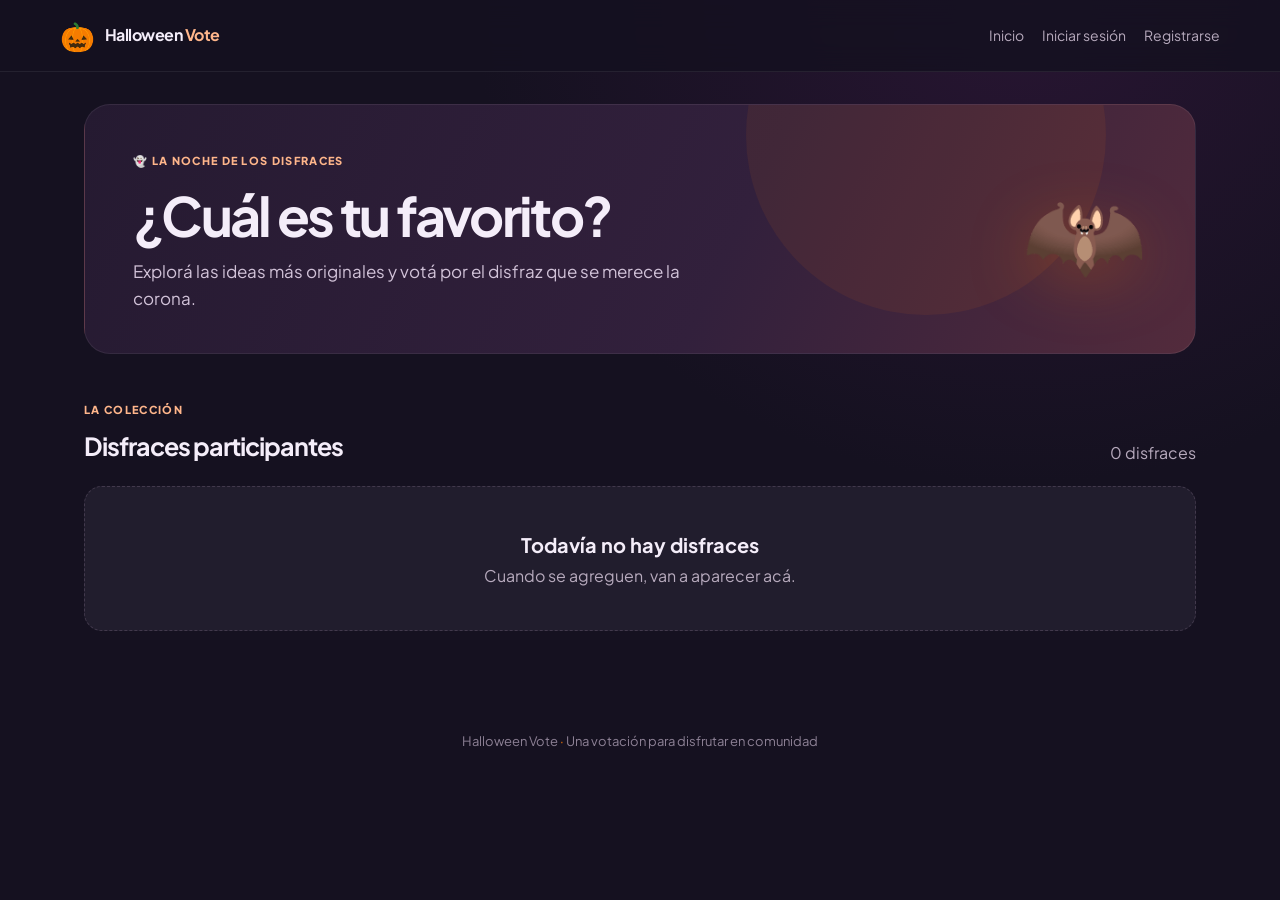
<file: index.html>
<!doctype html>
<html lang="es">
<head>
  <meta charset="utf-8"><meta name="viewport" content="width=device-width, initial-scale=1">
  <title>Halloween Vote | Disfraces</title>
  <link rel="preconnect" href="https://fonts.googleapis.com"><link rel="preconnect" href="https://fonts.gstatic.com" crossorigin>
  <link href="https://fonts.googleapis.com/css2?family=Plus+Jakarta+Sans:wght@400;500;600;700;800&display=swap" rel="stylesheet">
  <link rel="stylesheet" href="assets/styles.css">
</head>
<body>
  <header class="site-header"><a class="brand" href="index.html"><span class="brand-icon">🎃</span><span>Halloween <b>Vote</b></span></a><nav id="navigation" class="nav-links"></nav></header>
  <main class="container">
    <section class="hero"><div class="hero-copy"><span class="eyebrow">👻 La noche de los disfraces</span><h1>¿Cuál es tu favorito?</h1><p>Explorá las ideas más originales y votá por el disfraz que se merece la corona.</p></div><div class="hero-art" aria-hidden="true">🦇</div></section>
    <section class="section-heading"><div><span class="eyebrow">La colección</span><h2>Disfraces participantes</h2></div><span class="muted" id="costume-count"></span></section>
    <div id="notice" class="notice hidden" role="status"></div>
    <section id="costumes" class="costume-grid" aria-live="polite"><div class="loading-card">Cargando disfraces…</div></section>
  </main>
  <dialog id="vote-dialog" class="modal vote-dialog">
    <div class="form-stack"><div class="modal-heading"><div><span class="eyebrow">Confirmación</span><h2>¿Confirmás tu voto?</h2></div><button type="button" class="icon-button" data-close-vote aria-label="Cerrar">×</button></div><p id="vote-dialog-copy" class="muted"></p><div id="vote-dialog-message" class="notice hidden" role="alert"></div><div class="modal-actions"><button type="button" class="button button-secondary" data-close-vote>Cancelar</button><button type="button" id="confirm-vote" class="button button-primary">Sí, votar</button></div></div>
  </dialog>
  <footer class="site-footer">Halloween Vote <span>·</span> Una votación para disfrutar en comunidad</footer>
  <script src="assets/app.js"></script>
</body>
</html>
</file>
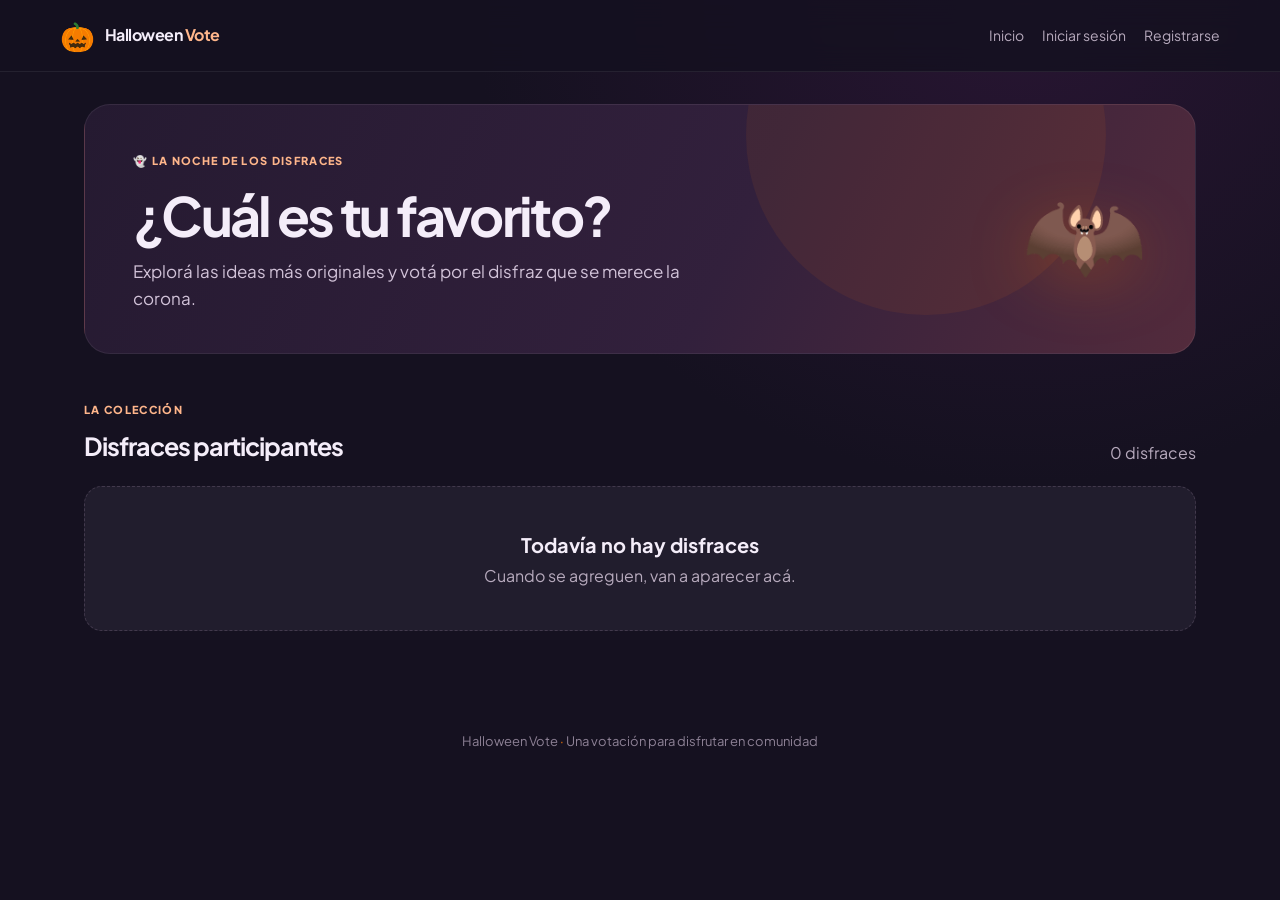
<file: halloween-vote/index.html>
<!doctype html>
<html lang="es">
<head>
  <meta charset="utf-8"><meta name="viewport" content="width=device-width, initial-scale=1">
  <title>Halloween Vote | Disfraces</title>
  <link rel="preconnect" href="https://fonts.googleapis.com"><link rel="preconnect" href="https://fonts.gstatic.com" crossorigin>
  <link href="https://fonts.googleapis.com/css2?family=Plus+Jakarta+Sans:wght@400;500;600;700;800&display=swap" rel="stylesheet">
  <link rel="stylesheet" href="assets/styles.css">
</head>
<body>
  <header class="site-header"><a class="brand" href="index.html"><span class="brand-icon">🎃</span><span>Halloween <b>Vote</b></span></a><nav id="navigation" class="nav-links"></nav></header>
  <main class="container">
    <section class="hero"><div class="hero-copy"><span class="eyebrow">👻 La noche de los disfraces</span><h1>¿Cuál es tu favorito?</h1><p>Explorá las ideas más originales y votá por el disfraz que se merece la corona.</p></div><div class="hero-art" aria-hidden="true">🦇</div></section>
    <section class="section-heading"><div><span class="eyebrow">La colección</span><h2>Disfraces participantes</h2></div><span class="muted" id="costume-count"></span></section>
    <div id="notice" class="notice hidden" role="status"></div>
    <section id="costumes" class="costume-grid" aria-live="polite"><div class="loading-card">Cargando disfraces…</div></section>
  </main>
  <footer class="site-footer">Halloween Vote <span>·</span> Una votación para disfrutar en comunidad</footer>
  <script src="assets/app.js"></script>
</body>
</html>
</file>
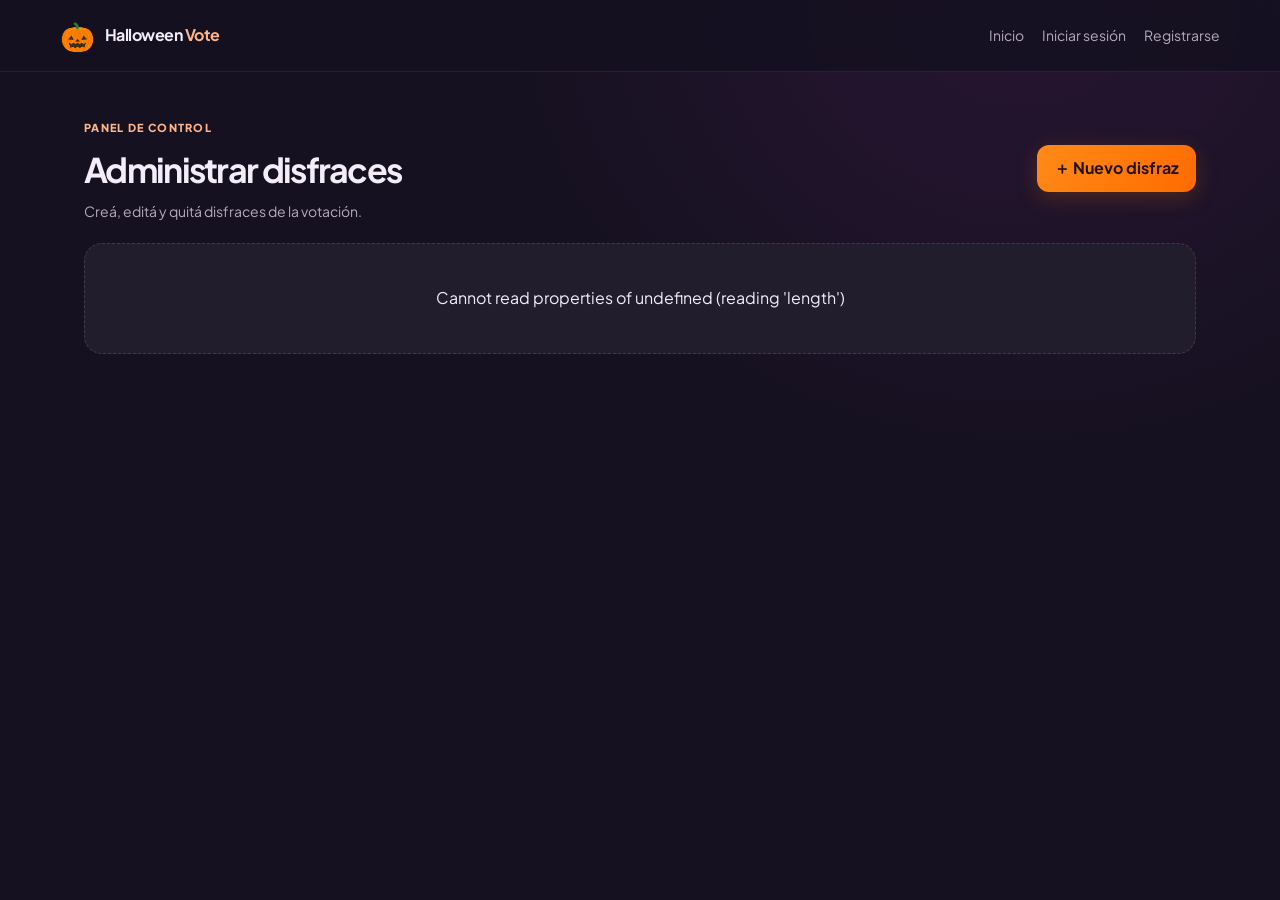
<file: admin.html>
<!doctype html>
<html lang="es"><head><meta charset="utf-8"><meta name="viewport" content="width=device-width, initial-scale=1"><title>Administración | Halloween Vote</title><link href="https://fonts.googleapis.com/css2?family=Plus+Jakarta+Sans:wght@400;500;600;700;800&display=swap" rel="stylesheet"><link rel="stylesheet" href="assets/styles.css"></head>
<body><header class="site-header"><a class="brand" href="index.html"><span class="brand-icon">🎃</span><span>Halloween <b>Vote</b></span></a><nav id="navigation" class="nav-links"></nav></header>
<main class="container admin-container"><section class="section-heading admin-heading"><div><span class="eyebrow">Panel de control</span><h1>Administrar disfraces</h1><p class="muted">Creá, editá y quitá disfraces de la votación.</p></div><button id="new-costume" class="button button-primary">＋ Nuevo disfraz</button></section><div id="notice" class="notice hidden" role="status"></div><section id="admin-list" class="admin-list" aria-live="polite"><div class="loading-card">Cargando disfraces…</div></section></main>
<dialog id="costume-dialog" class="modal"><form id="costume-form" class="form-stack"><div class="modal-heading"><div><span class="eyebrow">Ficha del disfraz</span><h2 id="dialog-title">Nuevo disfraz</h2></div><button type="button" class="icon-button" id="close-dialog" aria-label="Cerrar">×</button></div><input type="hidden" name="id"><label>Nombre<input name="nombre" maxlength="50" required></label><label>Descripción<textarea name="descripcion" rows="4" maxlength="10000" required></textarea></label><label>Foto (JPG, PNG o WebP, hasta 5 MB)<input name="foto" type="file" accept="image/jpeg,image/png,image/webp"></label><div id="dialog-message" class="notice hidden" role="alert"></div><div class="modal-actions"><button type="button" class="button button-secondary" id="cancel-dialog">Cancelar</button><button class="button button-primary" type="submit">Guardar</button></div></form></dialog>
<script src="assets/app.js"></script><script src="assets/admin.js"></script></body></html>
</file>
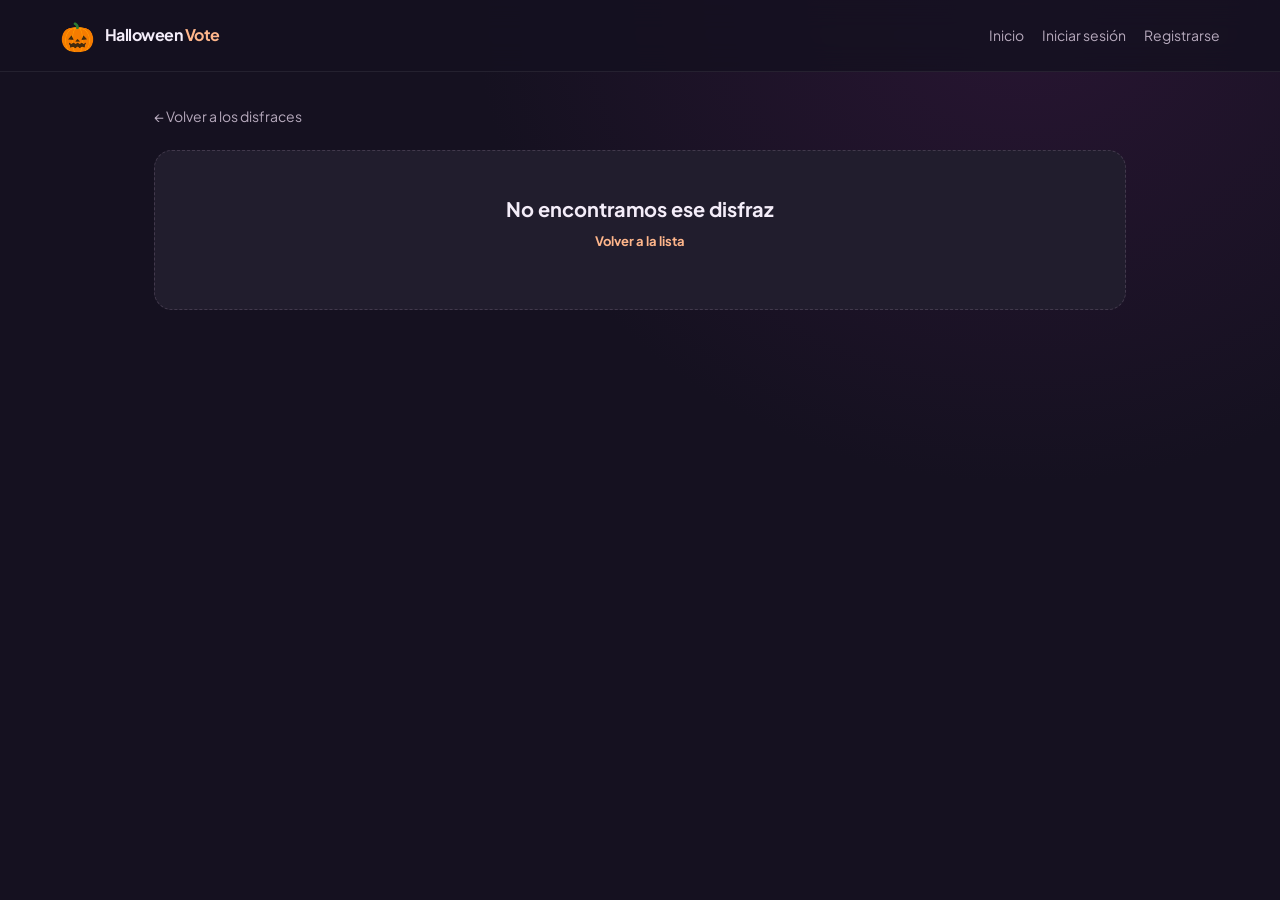
<file: disfraz.html>
<!doctype html>
<html lang="es">
<head>
  <meta charset="utf-8"><meta name="viewport" content="width=device-width, initial-scale=1">
  <title>Disfraz | Halloween Vote</title>
  <link rel="preconnect" href="https://fonts.googleapis.com"><link rel="preconnect" href="https://fonts.gstatic.com" crossorigin>
  <link href="https://fonts.googleapis.com/css2?family=Plus+Jakarta+Sans:wght@400;500;600;700;800&display=swap" rel="stylesheet">
  <link rel="stylesheet" href="assets/styles.css">
</head>
<body>
  <header class="site-header"><a class="brand" href="index.html"><span class="brand-icon">🎃</span><span>Halloween <b>Vote</b></span></a><nav id="navigation" class="nav-links"></nav></header>
  <main class="container detail-container">
    <a class="back-link" href="index.html">← Volver a los disfraces</a>
    <div id="notice" class="notice hidden" role="status"></div>
    <section id="costume-detail" class="detail-state" aria-live="polite"><div class="loading-card">Cargando disfraz…</div></section>
  </main>
  <dialog id="vote-dialog" class="modal vote-dialog">
    <div class="form-stack"><div class="modal-heading"><div><span class="eyebrow">Confirmación</span><h2>¿Confirmás tu voto?</h2></div><button type="button" class="icon-button" data-close-vote aria-label="Cerrar">×</button></div><p id="vote-dialog-copy" class="muted"></p><div id="vote-dialog-message" class="notice hidden" role="alert"></div><div class="modal-actions"><button type="button" class="button button-secondary" data-close-vote>Cancelar</button><button type="button" id="confirm-vote" class="button button-primary">Sí, votar</button></div></div>
  </dialog>
  <script src="assets/app.js"></script>
</body>
</html>
</file>
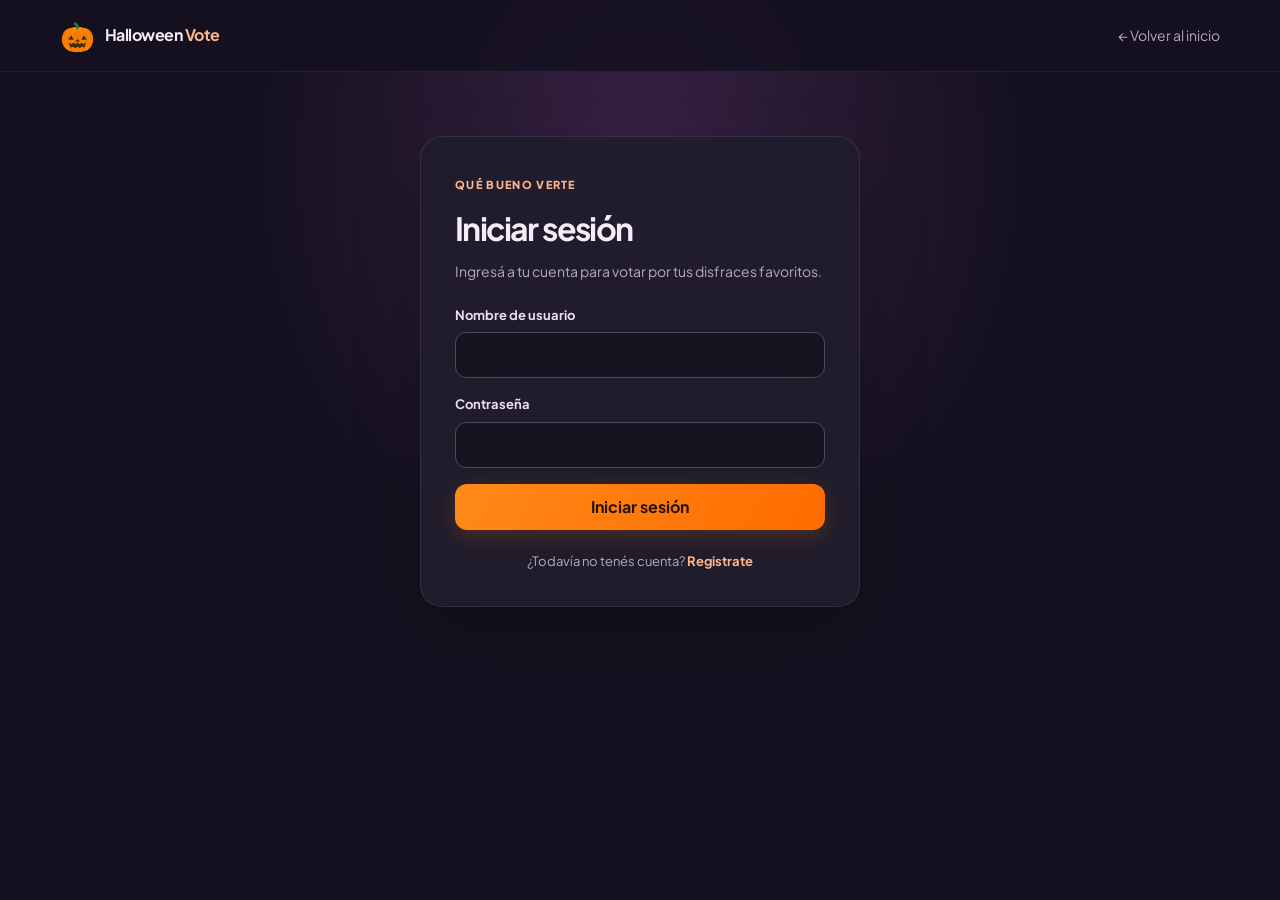
<file: login.html>
<!doctype html>
<html lang="es"><head><meta charset="utf-8"><meta name="viewport" content="width=device-width, initial-scale=1"><title>Iniciar sesión | Halloween Vote</title><link href="https://fonts.googleapis.com/css2?family=Plus+Jakarta+Sans:wght@400;500;600;700;800&display=swap" rel="stylesheet"><link rel="stylesheet" href="assets/styles.css"></head>
<body class="auth-page"><header class="site-header"><a class="brand" href="index.html"><span class="brand-icon">🎃</span><span>Halloween <b>Vote</b></span></a><a class="nav-link" href="index.html">← Volver al inicio</a></header>
<main class="auth-wrap"><section class="auth-card"><span class="eyebrow">Qué bueno verte</span><h1>Iniciar sesión</h1><p class="muted">Ingresá a tu cuenta para votar por tus disfraces favoritos.</p><div id="form-message" class="notice hidden" role="alert"></div>
<form id="auth-form" data-action="login" class="form-stack"><label>Nombre de usuario<input name="nombre" autocomplete="username" maxlength="50" required></label><label>Contraseña<input name="clave" type="password" autocomplete="current-password" required></label><button class="button button-primary" type="submit">Iniciar sesión</button></form><p class="auth-switch">¿Todavía no tenés cuenta? <a href="registro.html">Registrate</a></p></section></main>
<script src="assets/app.js"></script><script src="assets/auth.js"></script></body></html>
</file>
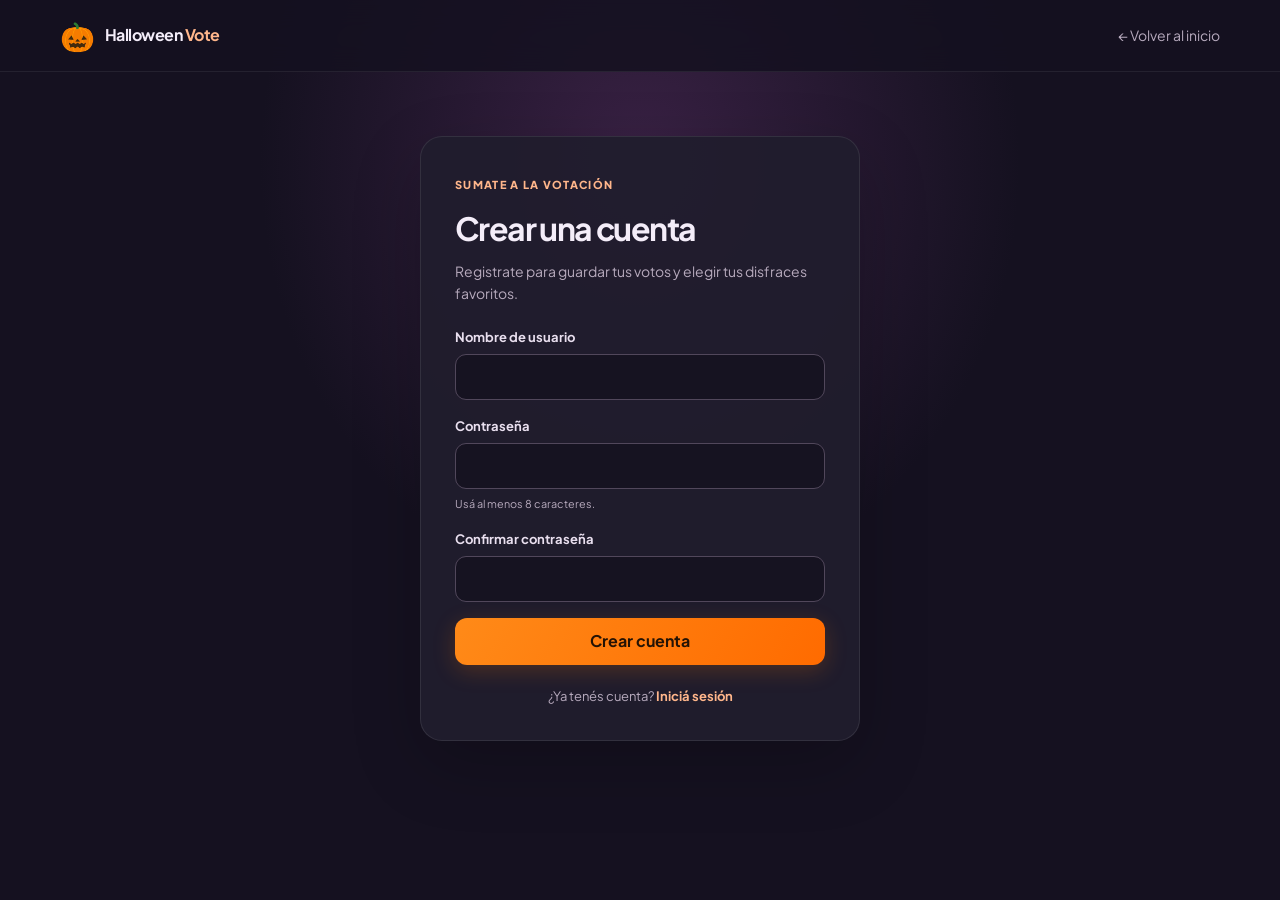
<file: registro.html>
<!doctype html>
<html lang="es"><head><meta charset="utf-8"><meta name="viewport" content="width=device-width, initial-scale=1"><title>Crear cuenta | Halloween Vote</title><link href="https://fonts.googleapis.com/css2?family=Plus+Jakarta+Sans:wght@400;500;600;700;800&display=swap" rel="stylesheet"><link rel="stylesheet" href="assets/styles.css"></head>
<body class="auth-page"><header class="site-header"><a class="brand" href="index.html"><span class="brand-icon">🎃</span><span>Halloween <b>Vote</b></span></a><a class="nav-link" href="index.html">← Volver al inicio</a></header>
<main class="auth-wrap"><section class="auth-card"><span class="eyebrow">Sumate a la votación</span><h1>Crear una cuenta</h1><p class="muted">Registrate para guardar tus votos y elegir tus disfraces favoritos.</p><div id="form-message" class="notice hidden" role="alert"></div>
<form id="auth-form" data-action="registro" class="form-stack"><label>Nombre de usuario<input name="nombre" autocomplete="username" maxlength="50" required></label><label>Contraseña<input name="clave" type="password" autocomplete="new-password" minlength="8" required><small>Usá al menos 8 caracteres.</small></label><label>Confirmar contraseña<input name="confirmar" type="password" autocomplete="new-password" minlength="8" required></label><button class="button button-primary" type="submit">Crear cuenta</button></form><p class="auth-switch">¿Ya tenés cuenta? <a href="login.html">Iniciá sesión</a></p></section></main>
<script src="assets/app.js"></script><script src="assets/auth.js"></script></body></html>
</file>
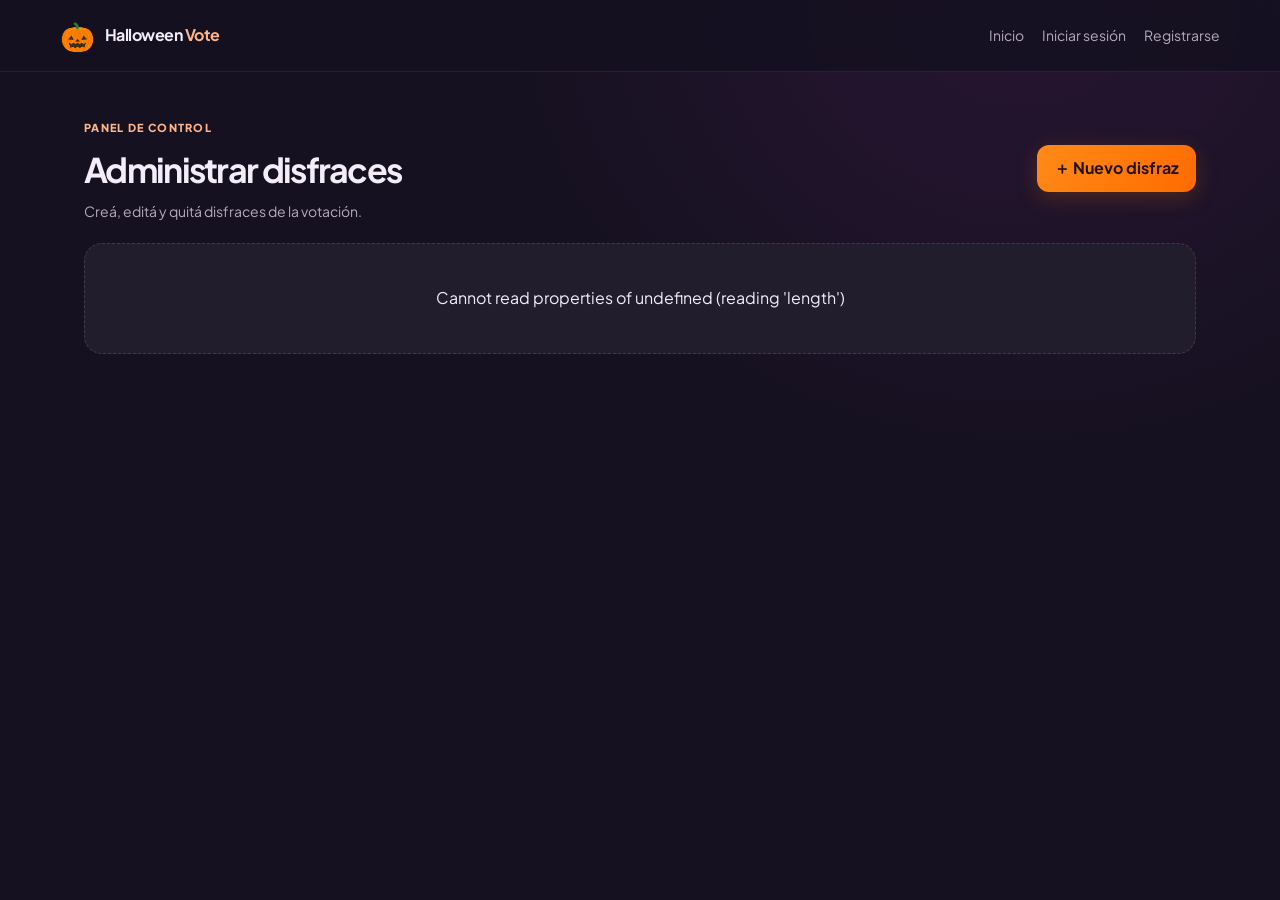
<file: halloween-vote/admin.html>
<!doctype html>
<html lang="es"><head><meta charset="utf-8"><meta name="viewport" content="width=device-width, initial-scale=1"><title>Administración | Halloween Vote</title><link href="https://fonts.googleapis.com/css2?family=Plus+Jakarta+Sans:wght@400;500;600;700;800&display=swap" rel="stylesheet"><link rel="stylesheet" href="assets/styles.css"></head>
<body><header class="site-header"><a class="brand" href="index.html"><span class="brand-icon">🎃</span><span>Halloween <b>Vote</b></span></a><nav id="navigation" class="nav-links"></nav></header>
<main class="container admin-container"><section class="section-heading admin-heading"><div><span class="eyebrow">Panel de control</span><h1>Administrar disfraces</h1><p class="muted">Creá, editá y quitá disfraces de la votación.</p></div><button id="new-costume" class="button button-primary">＋ Nuevo disfraz</button></section><div id="notice" class="notice hidden" role="status"></div><section id="admin-list" class="admin-list"><div class="loading-card">Cargando disfraces…</div></section></main>
<dialog id="costume-dialog" class="modal"><form id="costume-form" class="form-stack"><div class="modal-heading"><div><span class="eyebrow">Ficha del disfraz</span><h2 id="dialog-title">Nuevo disfraz</h2></div><button type="button" class="icon-button" id="close-dialog" aria-label="Cerrar">×</button></div><input type="hidden" name="id"><label>Nombre<input name="nombre" maxlength="50" required></label><label>Descripción<textarea name="descripcion" rows="4" maxlength="10000" required></textarea></label><label>Foto (JPG, PNG o WebP, hasta 5 MB)<input name="foto" type="file" accept="image/jpeg,image/png,image/webp"></label><div id="dialog-message" class="notice hidden" role="alert"></div><div class="modal-actions"><button type="button" class="button button-secondary" id="cancel-dialog">Cancelar</button><button class="button button-primary" type="submit">Guardar</button></div></form></dialog>
<script src="assets/app.js"></script><script src="assets/admin.js"></script></body></html>
</file>
<file: assets/styles.css>
:root{color-scheme:dark;--bg:#151120;--panel:#211d2d;--panel2:#2c2838;--text:#f4edf9;--muted:#b7aabd;--orange:#ff7a00;--orange-light:#ffb68b;--purple:#a855f7;--line:#42394c;--danger:#ff7b83;--radius:18px}*{box-sizing:border-box}body{margin:0;background:radial-gradient(ellipse at 80% 0%,#281532 0,transparent 38%),var(--bg);color:var(--text);font:16px/1.55 "Plus Jakarta Sans",system-ui,sans-serif;min-height:100vh}a{color:var(--orange-light)}button,input,textarea{font:inherit}.site-header{height:72px;display:flex;align-items:center;justify-content:space-between;padding:0 max(24px,calc((100vw - 1160px)/2));border-bottom:1px solid #ffffff12;background:#151120d9;backdrop-filter:blur(14px);position:sticky;top:0;z-index:3}.brand{text-decoration:none;color:var(--text);display:flex;gap:10px;align-items:center;font-weight:700;letter-spacing:-.03em}.brand b{color:var(--orange-light)}.brand-icon{font-size:28px}.nav-links{display:flex;align-items:center;gap:18px}.nav-link,.nav-links a{color:var(--muted);text-decoration:none;font-size:14px}.nav-link:hover,.nav-links a:hover{color:var(--orange-light)}.nav-user{color:var(--muted);font-size:14px}.container{max-width:1160px;margin:auto;padding:32px 24px 70px}.hero{min-height:250px;border:1px solid #ffffff12;border-radius:26px;padding:42px 48px;background:linear-gradient(115deg,#251a31 0%,#32203c 58%,#532b3c 100%);display:flex;align-items:center;justify-content:space-between;overflow:hidden;position:relative}.hero:after{content:"";position:absolute;width:360px;height:360px;border-radius:50%;background:#ff7a0013;right:8%;top:-150px}.hero-copy{max-width:650px;position:relative;z-index:1}.eyebrow{text-transform:uppercase;letter-spacing:.12em;font-size:11px;font-weight:800;color:var(--orange-light)}h1,h2,p{margin-top:0}.hero h1{font-size:clamp(34px,5vw,54px);line-height:1.08;letter-spacing:-.05em;margin:14px 0}.hero p{color:#d1c2d8;font-size:17px;margin:0;max-width:570px}.hero-art{font-size:100px;filter:drop-shadow(0 15px 30px #ff7a0040);z-index:1}.section-heading{display:flex;align-items:end;justify-content:space-between;margin:42px 0 20px}.section-heading h2{font-size:25px;letter-spacing:-.04em;margin:6px 0 0}.muted{color:var(--muted)}.costume-grid{display:grid;grid-template-columns:repeat(3,minmax(0,1fr));gap:20px}.costume-card,.admin-row,.loading-card{background:linear-gradient(145deg,var(--panel),#1c1827);border:1px solid #ffffff12;border-radius:var(--radius);overflow:hidden}.costume-card{display:flex;flex-direction:column;min-height:100%}.costume-photo{height:210px;background:linear-gradient(135deg,#3d2449,#201a2c);display:grid;place-items:center;overflow:hidden}.costume-photo img{width:100%;height:100%;object-fit:cover}.photo-placeholder{font-size:70px;opacity:.8}.costume-content{padding:20px;display:flex;flex-direction:column;flex:1}.costume-content h3{margin:0 0 8px;font-size:19px;letter-spacing:-.03em}.costume-content p{color:#c6bacd;font-size:14px;margin:0 0 18px;white-space:pre-line}.card-bottom{margin-top:auto;display:flex;align-items:center;justify-content:space-between;gap:12px}.vote-count{color:var(--orange-light);font-weight:700;font-size:14px}.button{border:0;border-radius:12px;padding:11px 17px;font-weight:700;cursor:pointer;min-height:44px;transition:transform .15s,filter .15s}.button:hover{filter:brightness(1.08);transform:translateY(-1px)}.button:disabled{opacity:.6;cursor:wait;transform:none}.button-primary{background:linear-gradient(120deg,#ff8a18,#ff6b00);color:#241305;box-shadow:0 6px 22px #ff7a0035}.button-secondary{background:var(--panel2);color:var(--text);border:1px solid var(--line)}.button-voted{background:#3f2753;color:#dfbbff}.notice{padding:12px 15px;border:1px solid #8d63aa;background:#31223b;border-radius:12px;color:#f4e7ff;margin:16px 0}.notice.error{border-color:#a84b58;background:#421f2a;color:#ffd9dc}.hidden{display:none!important}.loading-card{padding:28px;text-align:center;color:var(--muted);grid-column:1/-1}.empty-state{text-align:center;padding:42px 18px;background:var(--panel);border:1px dashed var(--line);border-radius:var(--radius);grid-column:1/-1}.empty-state strong{display:block;font-size:20px;margin-bottom:4px}.site-footer{text-align:center;color:#8d8195;padding:30px 20px 36px;font-size:13px}.site-footer span{color:var(--orange)}.auth-page{background:radial-gradient(ellipse at 50% 18%,#392144 0,transparent 42%),var(--bg)}.auth-wrap{max-width:480px;margin:64px auto;padding:0 20px}.auth-card{background:#211d2def;border:1px solid #ffffff16;border-radius:22px;padding:34px;box-shadow:0 24px 70px #0003}.auth-card h1{font-size:32px;letter-spacing:-.05em;margin:8px 0}.auth-card>.muted{font-size:14px;margin-bottom:22px}.form-stack{display:flex;flex-direction:column;gap:16px}.form-stack label{display:flex;flex-direction:column;gap:7px;font-size:13px;font-weight:700;color:#e9dfef}.form-stack input,.form-stack textarea{width:100%;background:#161321;border:1px solid #51475b;border-radius:11px;padding:12px 13px;color:var(--text);outline:none}.form-stack input:focus,.form-stack textarea:focus{border-color:var(--orange);box-shadow:0 0 0 3px #ff7a0022}.form-stack small{font-weight:400;color:var(--muted)}.auth-switch{margin:21px 0 0;text-align:center;color:var(--muted);font-size:13px}.auth-switch a{font-weight:700;text-decoration:none}.admin-container{padding-top:42px}.admin-heading{align-items:center;margin-top:0}.admin-heading h1{font-size:34px;letter-spacing:-.05em;margin:5px 0}.admin-heading p{margin:0;font-size:14px}.admin-list{display:flex;flex-direction:column;gap:12px}.admin-row{display:grid;grid-template-columns:84px minmax(0,1fr) auto;align-items:center;gap:18px;padding:14px}.admin-thumb{width:84px;height:74px;object-fit:cover;border-radius:12px;background:#32243d;display:grid;place-items:center;font-size:32px}.admin-thumb img{width:100%;height:100%;object-fit:cover;border-radius:12px}.admin-info h2{font-size:16px;margin:0 0 4px}.admin-info p{color:var(--muted);font-size:13px;margin:0 0 5px}.admin-actions{display:flex;align-items:center;gap:8px}.small-button{border:1px solid var(--line);background:#302a3a;color:var(--text);border-radius:10px;padding:8px 11px;cursor:pointer}.small-button.danger{color:#ffadb3}.modal{width:min(520px,calc(100% - 28px));padding:0;border:1px solid #56465f;border-radius:20px;background:#211d2d;color:var(--text);box-shadow:0 30px 100px #0009}.modal::backdrop{background:#08060bb8;backdrop-filter:blur(4px)}.modal form{padding:24px}.modal-heading{display:flex;align-items:start;justify-content:space-between;margin-bottom:8px}.modal-heading h2{margin:4px 0 0}.icon-button{border:0;background:var(--panel2);color:var(--text);border-radius:50%;width:36px;height:36px;font-size:24px;line-height:1;cursor:pointer}.modal-actions{display:flex;justify-content:end;gap:10px;margin-top:4px}.admin-row.is-deleted{opacity:.55}.admin-row.is-deleted .admin-info h2:after{content:" · eliminado";color:var(--danger);font-size:12px}.admin-row.is-deleted .admin-actions{display:none}
@media(max-width:850px){.costume-grid{grid-template-columns:repeat(2,minmax(0,1fr))}.hero{padding:34px}.hero-art{font-size:78px}}@media(max-width:600px){.site-header{height:62px;padding:0 16px}.nav-links{gap:11px}.nav-links a,.nav-user{font-size:12px}.container{padding:20px 16px 54px}.hero{padding:28px 24px;min-height:220px}.hero h1{font-size:36px}.hero p{font-size:14px}.hero-art{font-size:55px;position:absolute;right:15px;bottom:12px;opacity:.45}.section-heading{margin:30px 0 16px;align-items:start;gap:10px}.section-heading h2{font-size:21px}.costume-grid{grid-template-columns:1fr;gap:14px}.costume-photo{height:220px}.costume-content{padding:17px}.auth-wrap{margin:38px auto}.auth-card{padding:25px 21px}.admin-container{padding-top:28px}.admin-heading{align-items:start;flex-direction:column}.admin-heading h1{font-size:28px}.admin-row{grid-template-columns:62px minmax(0,1fr);gap:12px;padding:11px}.admin-thumb{width:62px;height:62px}.admin-actions{grid-column:2;justify-content:start}.admin-info p{display:-webkit-box;-webkit-line-clamp:2;-webkit-box-orient:vertical;overflow:hidden}}
.costume-photo-link{display:block;color:inherit;text-decoration:none}.costume-photo-link .costume-photo{transition:filter .18s}.costume-photo-link:hover .costume-photo{filter:brightness(1.12)}.costume-title-link{color:inherit;text-decoration:none}.costume-title-link:hover,.details-link:hover{color:var(--orange-light)}.details-link{display:inline-block;color:var(--orange-light);font-size:13px;font-weight:700;text-decoration:none;margin:0 0 16px}.detail-container{max-width:1020px}.back-link{display:inline-block;color:var(--muted);text-decoration:none;margin:0 0 22px;font-size:14px}.back-link:hover{color:var(--orange-light)}.detail-card{display:grid;grid-template-columns:minmax(0,1.1fr) minmax(300px,.9fr);border:1px solid #ffffff16;border-radius:24px;overflow:hidden;background:linear-gradient(145deg,var(--panel),#1c1827);min-height:520px}.detail-image{min-height:520px;background:linear-gradient(135deg,#3d2449,#201a2c);display:grid;place-items:center}.detail-image img{width:100%;height:100%;min-height:520px;object-fit:cover}.detail-copy{padding:clamp(26px,5vw,52px);display:flex;flex-direction:column;justify-content:center;align-items:flex-start}.detail-copy h1{font-size:clamp(32px,5vw,48px);line-height:1.1;letter-spacing:-.05em;margin:10px 0 18px}.detail-description{color:#d0c4d5;white-space:pre-line;font-size:16px;line-height:1.8}.detail-votes{margin:10px 0 24px;color:var(--orange-light);font-size:18px;font-weight:800}.detail-vote-button{min-width:210px}.vote-dialog{padding:26px}.vote-dialog .form-stack{gap:12px}.vote-dialog h2{font-size:24px;letter-spacing:-.04em}.vote-dialog-copy{margin:0;color:#d0c4d5}.vote-dialog .notice{margin:2px 0}
@media(max-width:700px){.detail-card{grid-template-columns:1fr;min-height:0}.detail-image,.detail-image img{min-height:300px;max-height:420px}.detail-copy{padding:26px 22px}.vote-dialog{padding:20px}.vote-dialog .modal-actions{flex-direction:column-reverse}.vote-dialog .button{width:100%}}
.costume-card>.card-main-link{display:flex;flex-direction:column;flex:1;min-width:0;color:inherit;text-decoration:none}.card-main-link:hover .costume-photo{filter:brightness(1.12)}.costume-card>.card-bottom{padding:0 20px 20px}.detail-image{padding:20px}.detail-image img{display:block;width:100%;height:auto;min-height:0;max-height:78vh;object-fit:contain}.detail-image .photo-placeholder{font-size:110px}
@media(max-width:600px){.costume-card>.card-bottom{padding:0 17px 17px}.detail-image{min-height:0;padding:12px}.detail-image img{max-height:70vh}}
.costume-content h3{height:2.5em;line-height:1.25;overflow:hidden;display:-webkit-box;-webkit-box-orient:vertical;-webkit-line-clamp:2}.costume-content p{height:6.2em;line-height:1.55;overflow:hidden;display:-webkit-box;-webkit-box-orient:vertical;-webkit-line-clamp:4}.details-link{margin-top:0;margin-bottom:16px}:focus-visible{outline:3px solid #fff;outline-offset:3px}.costume-card:has(:focus-visible){outline:3px solid #fff;outline-offset:3px}
</file>
<file: halloween-vote/assets/styles.css>
:root{color-scheme:dark;--bg:#151120;--panel:#211d2d;--panel2:#2c2838;--text:#f4edf9;--muted:#b7aabd;--orange:#ff7a00;--orange-light:#ffb68b;--purple:#a855f7;--line:#42394c;--danger:#ff7b83;--radius:18px}*{box-sizing:border-box}body{margin:0;background:radial-gradient(ellipse at 80% 0%,#281532 0,transparent 38%),var(--bg);color:var(--text);font:16px/1.55 "Plus Jakarta Sans",system-ui,sans-serif;min-height:100vh}a{color:var(--orange-light)}button,input,textarea{font:inherit}.site-header{height:72px;display:flex;align-items:center;justify-content:space-between;padding:0 max(24px,calc((100vw - 1160px)/2));border-bottom:1px solid #ffffff12;background:#151120d9;backdrop-filter:blur(14px);position:sticky;top:0;z-index:3}.brand{text-decoration:none;color:var(--text);display:flex;gap:10px;align-items:center;font-weight:700;letter-spacing:-.03em}.brand b{color:var(--orange-light)}.brand-icon{font-size:28px}.nav-links{display:flex;align-items:center;gap:18px}.nav-link,.nav-links a{color:var(--muted);text-decoration:none;font-size:14px}.nav-link:hover,.nav-links a:hover{color:var(--orange-light)}.nav-user{color:var(--muted);font-size:14px}.container{max-width:1160px;margin:auto;padding:32px 24px 70px}.hero{min-height:250px;border:1px solid #ffffff12;border-radius:26px;padding:42px 48px;background:linear-gradient(115deg,#251a31 0%,#32203c 58%,#532b3c 100%);display:flex;align-items:center;justify-content:space-between;overflow:hidden;position:relative}.hero:after{content:"";position:absolute;width:360px;height:360px;border-radius:50%;background:#ff7a0013;right:8%;top:-150px}.hero-copy{max-width:650px;position:relative;z-index:1}.eyebrow{text-transform:uppercase;letter-spacing:.12em;font-size:11px;font-weight:800;color:var(--orange-light)}h1,h2,p{margin-top:0}.hero h1{font-size:clamp(34px,5vw,54px);line-height:1.08;letter-spacing:-.05em;margin:14px 0}.hero p{color:#d1c2d8;font-size:17px;margin:0;max-width:570px}.hero-art{font-size:100px;filter:drop-shadow(0 15px 30px #ff7a0040);z-index:1}.section-heading{display:flex;align-items:end;justify-content:space-between;margin:42px 0 20px}.section-heading h2{font-size:25px;letter-spacing:-.04em;margin:6px 0 0}.muted{color:var(--muted)}.costume-grid{display:grid;grid-template-columns:repeat(3,minmax(0,1fr));gap:20px}.costume-card,.admin-row,.loading-card{background:linear-gradient(145deg,var(--panel),#1c1827);border:1px solid #ffffff12;border-radius:var(--radius);overflow:hidden}.costume-card{display:flex;flex-direction:column;min-height:100%}.costume-photo{height:210px;background:linear-gradient(135deg,#3d2449,#201a2c);display:grid;place-items:center;overflow:hidden}.costume-photo img{width:100%;height:100%;object-fit:cover}.photo-placeholder{font-size:70px;opacity:.8}.costume-content{padding:20px;display:flex;flex-direction:column;flex:1}.costume-content h3{margin:0 0 8px;font-size:19px;letter-spacing:-.03em}.costume-content p{color:#c6bacd;font-size:14px;margin:0 0 18px;white-space:pre-line}.card-bottom{margin-top:auto;display:flex;align-items:center;justify-content:space-between;gap:12px}.vote-count{color:var(--orange-light);font-weight:700;font-size:14px}.button{border:0;border-radius:12px;padding:11px 17px;font-weight:700;cursor:pointer;min-height:44px;transition:transform .15s,filter .15s}.button:hover{filter:brightness(1.08);transform:translateY(-1px)}.button:disabled{opacity:.6;cursor:wait;transform:none}.button-primary{background:linear-gradient(120deg,#ff8a18,#ff6b00);color:#241305;box-shadow:0 6px 22px #ff7a0035}.button-secondary{background:var(--panel2);color:var(--text);border:1px solid var(--line)}.button-voted{background:#3f2753;color:#dfbbff}.notice{padding:12px 15px;border:1px solid #8d63aa;background:#31223b;border-radius:12px;color:#f4e7ff;margin:16px 0}.notice.error{border-color:#a84b58;background:#421f2a;color:#ffd9dc}.hidden{display:none!important}.loading-card{padding:28px;text-align:center;color:var(--muted);grid-column:1/-1}.empty-state{text-align:center;padding:42px 18px;background:var(--panel);border:1px dashed var(--line);border-radius:var(--radius);grid-column:1/-1}.empty-state strong{display:block;font-size:20px;margin-bottom:4px}.site-footer{text-align:center;color:#8d8195;padding:30px 20px 36px;font-size:13px}.site-footer span{color:var(--orange)}.auth-page{background:radial-gradient(ellipse at 50% 18%,#392144 0,transparent 42%),var(--bg)}.auth-wrap{max-width:480px;margin:64px auto;padding:0 20px}.auth-card{background:#211d2def;border:1px solid #ffffff16;border-radius:22px;padding:34px;box-shadow:0 24px 70px #0003}.auth-card h1{font-size:32px;letter-spacing:-.05em;margin:8px 0}.auth-card>.muted{font-size:14px;margin-bottom:22px}.form-stack{display:flex;flex-direction:column;gap:16px}.form-stack label{display:flex;flex-direction:column;gap:7px;font-size:13px;font-weight:700;color:#e9dfef}.form-stack input,.form-stack textarea{width:100%;background:#161321;border:1px solid #51475b;border-radius:11px;padding:12px 13px;color:var(--text);outline:none}.form-stack input:focus,.form-stack textarea:focus{border-color:var(--orange);box-shadow:0 0 0 3px #ff7a0022}.form-stack small{font-weight:400;color:var(--muted)}.auth-switch{margin:21px 0 0;text-align:center;color:var(--muted);font-size:13px}.auth-switch a{font-weight:700;text-decoration:none}.admin-container{padding-top:42px}.admin-heading{align-items:center;margin-top:0}.admin-heading h1{font-size:34px;letter-spacing:-.05em;margin:5px 0}.admin-heading p{margin:0;font-size:14px}.admin-list{display:flex;flex-direction:column;gap:12px}.admin-row{display:grid;grid-template-columns:84px minmax(0,1fr) auto;align-items:center;gap:18px;padding:14px}.admin-thumb{width:84px;height:74px;object-fit:cover;border-radius:12px;background:#32243d;display:grid;place-items:center;font-size:32px}.admin-thumb img{width:100%;height:100%;object-fit:cover;border-radius:12px}.admin-info h3{font-size:16px;margin:0 0 4px}.admin-info p{color:var(--muted);font-size:13px;margin:0 0 5px}.admin-actions{display:flex;align-items:center;gap:8px}.small-button{border:1px solid var(--line);background:#302a3a;color:var(--text);border-radius:10px;padding:8px 11px;cursor:pointer}.small-button.danger{color:#ffadb3}.modal{width:min(520px,calc(100% - 28px));padding:0;border:1px solid #56465f;border-radius:20px;background:#211d2d;color:var(--text);box-shadow:0 30px 100px #0009}.modal::backdrop{background:#08060bb8;backdrop-filter:blur(4px)}.modal form{padding:24px}.modal-heading{display:flex;align-items:start;justify-content:space-between;margin-bottom:8px}.modal-heading h2{margin:4px 0 0}.icon-button{border:0;background:var(--panel2);color:var(--text);border-radius:50%;width:36px;height:36px;font-size:24px;line-height:1;cursor:pointer}.modal-actions{display:flex;justify-content:end;gap:10px;margin-top:4px}.admin-row.is-deleted{opacity:.55}.admin-row.is-deleted .admin-info h3:after{content:" · eliminado";color:var(--danger);font-size:12px}.admin-row.is-deleted .admin-actions{display:none}
@media(max-width:850px){.costume-grid{grid-template-columns:repeat(2,minmax(0,1fr))}.hero{padding:34px}.hero-art{font-size:78px}}@media(max-width:600px){.site-header{height:62px;padding:0 16px}.nav-links{gap:11px}.nav-links a,.nav-user{font-size:12px}.container{padding:20px 16px 54px}.hero{padding:28px 24px;min-height:220px}.hero h1{font-size:36px}.hero p{font-size:14px}.hero-art{font-size:55px;position:absolute;right:15px;bottom:12px;opacity:.45}.section-heading{margin:30px 0 16px;align-items:start;gap:10px}.section-heading h2{font-size:21px}.costume-grid{grid-template-columns:1fr;gap:14px}.costume-photo{height:220px}.costume-content{padding:17px}.auth-wrap{margin:38px auto}.auth-card{padding:25px 21px}.admin-container{padding-top:28px}.admin-heading{align-items:start;flex-direction:column}.admin-heading h1{font-size:28px}.admin-row{grid-template-columns:62px minmax(0,1fr);gap:12px;padding:11px}.admin-thumb{width:62px;height:62px}.admin-actions{grid-column:2;justify-content:start}.admin-info p{display:-webkit-box;-webkit-line-clamp:2;-webkit-box-orient:vertical;overflow:hidden}}
</file>
